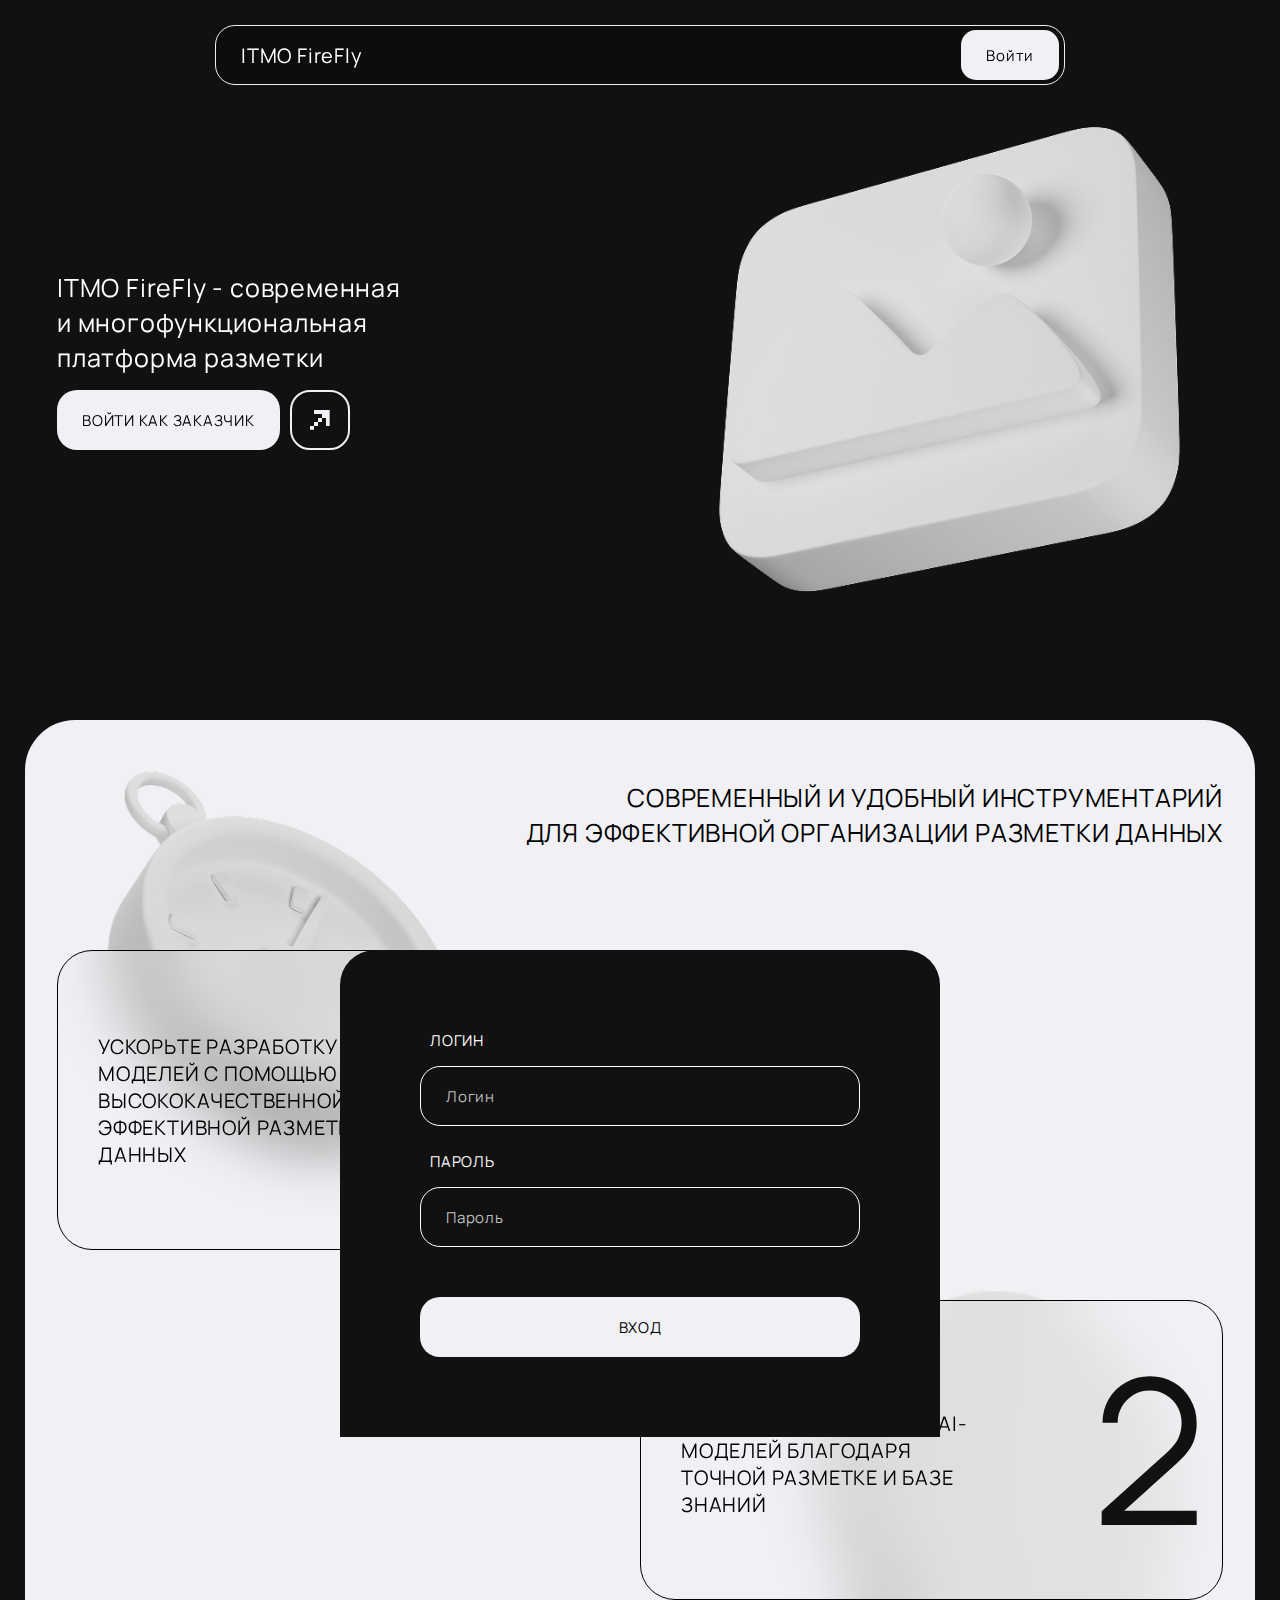
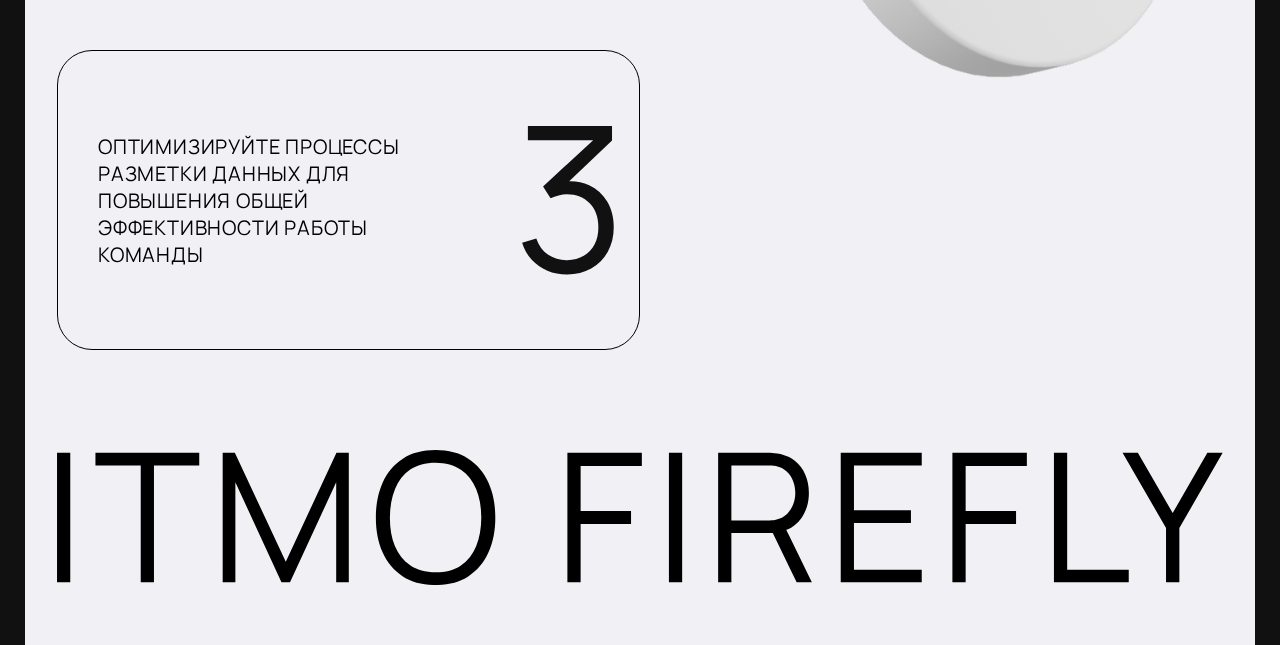
<file: nginx/main.html>
<!DOCTYPE html>
<html lang="en">
<head>
  <meta charset="UTF-8">
  <meta name="viewport" content="width=device-width, initial-scale=1.0">
  <script src="https://code.jquery.com/jquery-3.7.1.min.js"></script>
  <link rel="stylesheet" href="css/style.css">
  <title>ITMO FireFly</title>
</head>
<body>
  <header> <a href="" id="logo-text">ITMO FireFly</a>
    <div class="header-btn-layout">
      <button class="header-btn" onclick="eventModalSign('open')">Войти</button>
    </div>
  </header>
  <main class="default-main">
    <section class="start-section">
      <div class="start-layout">
        <h1>ITMO FireFly - современная
          <br>и многофункциональная
          <br>платформа разметки</h1>
        <button class="start-btn-login" onclick="eventModalSign('open', 'customer')">
          <div class="text-btn">Войти как заказчик</div>
          <div class="icon-btn">
            <svg viewBox="0 0 25 25" xmlns="http://www.w3.org/2000/svg">
              <path d="M14.99 10.01V5.02H5.03V0H24.6V20H19.98V10.01H14.99Z"/>
              <path d="M5.01 19.99C5.01 21.53 5.01 23.06 5.01 24.6H0V19.99H5.01Z"/>
              <path d="M15.01 9.99V15H10V9.99H15.01Z"/>
              <path d="M10.01 14.99V20H5V14.99H10.01Z"/>
            </svg>
          </div>
        </button>
      </div>
      <img src="assets/images/start-bg-image.png" alt="Изображение разметки" id="start-bg-image">
    </section>
    <section class="sheet-section">
      <h2 class="sheet-h"><!--Современный и удобный инструментарий<br>для эффективной организации разметки данных--></h2>
      <div class="advantage-layout">
        <div class="advantage-block">
          <p>Ускорьте разработку AI-моделей с помощью высококачественной и эффективной разметки данных</p>
          <svg viewBox="0 0 64 216" xmlns="http://www.w3.org/2000/svg">
            <path d="M40.7555 216V24.6L0.105469 49.05V24.3L40.7555 -8.58307e-06H63.1055V216H40.7555Z"/>
          </svg>
        </div>
        <div class="advantage-block" style="align-self: end;">
          <p>Повысьте качество данных для обучения AI-моделей благодаря точной разметке и базе знаний</p>
          <svg viewBox="0 0 142 221" fill="none" xmlns="http://www.w3.org/2000/svg">
            <path d="M0.90625 220.85L1.05625 200.75L98.7063 112.55C107.106 104.95 112.656 97.75 115.356 90.95C118.156 84.05 119.556 76.85 119.556 69.35C119.556 60.45 117.456 52.4 113.256 45.2C109.056 38 103.406 32.3 96.3063 28.1C89.2063 23.8 81.2563 21.65 72.4563 21.65C63.2563 21.65 55.0563 23.85 47.8563 28.25C40.6563 32.65 34.9563 38.45 30.7563 45.65C26.6563 52.85 24.6563 60.7 24.7563 69.2H2.25625C2.25625 56.1 5.35625 44.35 11.5563 33.95C17.7563 23.55 26.1563 15.4 36.7563 9.49999C47.3563 3.49999 59.3563 0.499996 72.7563 0.499996C85.8563 0.499996 97.6063 3.59999 108.006 9.79998C118.506 15.9 126.756 24.2 132.756 34.7C138.856 45.1 141.906 56.7 141.906 69.5C141.906 78.5 140.806 86.45 138.606 93.35C136.506 100.15 133.156 106.5 128.556 112.4C124.056 118.2 118.306 124.2 111.306 130.4L24.6063 208.7L21.1563 199.7H141.906V220.85H0.90625Z"/>
          </svg>
        </div>
        <div class="advantage-block">
          <p>Оптимизируйте процессы разметки данных для повышения общей эффективности работы команды</p>
          <svg viewBox="0 0 137 221" fill="none" xmlns="http://www.w3.org/2000/svg">
            <path d="M67.2297 220.35C56.5297 220.35 46.6797 218.45 37.6797 214.65C28.6797 210.85 20.9297 205.45 14.4297 198.45C7.92969 191.35 3.17969 182.9 0.179688 173.1L21.1797 166.8C24.7797 177.5 30.6797 185.6 38.8797 191.1C47.1797 196.6 56.5297 199.25 66.9297 199.05C76.5297 198.85 84.7797 196.7 91.6797 192.6C98.6797 188.5 104.03 182.8 107.73 175.5C111.43 168.2 113.28 159.75 113.28 150.15C113.28 135.45 108.98 123.65 100.38 114.75C91.8797 105.75 80.6297 101.25 66.6297 101.25C62.7297 101.25 58.6297 101.8 54.3297 102.9C50.0297 103.9 46.0297 105.35 42.3297 107.25L31.2297 89.7L115.23 12.15L118.83 21.15H8.72969V-8.58307e-06H133.53V21.45L60.3297 91.35L60.0297 82.65C75.0297 80.75 88.2297 82.45 99.6297 87.75C111.03 93.05 119.93 101.15 126.33 112.05C132.83 122.85 136.08 135.55 136.08 150.15C136.08 163.95 133.08 176.15 127.08 186.75C121.18 197.25 113.03 205.5 102.63 211.5C92.2297 217.4 80.4297 220.35 67.2297 220.35Z"/>
          </svg>
        </div>
      </div>
      <svg viewBox="0 0 1619 188" fill="none" xmlns="http://www.w3.org/2000/svg" id="itmo-firefly">
        <path d="M0 183.75V3.75H18.375V183.75H0Z" fill="black"/>
        <path d="M116.225 183.75V21.375H53.3496V3.75H197.475V21.375H134.6V183.75H116.225Z" fill="black"/>
        <path d="M230.02 183.75V3.75H246.895L317.645 155.125L388.02 3.75H405.145V183.625H387.645V44.75L323.52 183.75H311.645L247.645 44.75V183.75H230.02Z" fill="black"/>
        <path d="M525.6 187.5C507.683 187.5 492.558 183.542 480.225 175.625C467.891 167.625 458.558 156.583 452.225 142.5C445.891 128.417 442.725 112.167 442.725 93.75C442.725 75.3333 445.891 59.0833 452.225 45C458.558 30.9167 467.891 19.9167 480.225 12C492.558 4 507.683 0 525.6 0C543.6 0 558.725 4 570.975 12C583.308 19.9167 592.641 30.9167 598.975 45C605.391 59.0833 608.6 75.3333 608.6 93.75C608.6 112.167 605.391 128.417 598.975 142.5C592.641 156.583 583.308 167.625 570.975 175.625C558.725 183.542 543.6 187.5 525.6 187.5ZM525.6 169.875C539.683 169.875 551.433 166.667 560.85 160.25C570.266 153.833 577.308 144.917 581.975 133.5C586.725 122 589.1 108.75 589.1 93.75C589.1 78.75 586.725 65.5417 581.975 54.125C577.308 42.7083 570.266 33.7917 560.85 27.375C551.433 20.9583 539.683 17.7083 525.6 17.625C511.516 17.625 499.808 20.8333 490.475 27.25C481.141 33.6667 474.1 42.625 469.35 54.125C464.683 65.5417 462.308 78.75 462.225 93.75C462.141 108.75 464.433 121.958 469.1 133.375C473.85 144.708 480.933 153.625 490.35 160.125C499.766 166.542 511.516 169.792 525.6 169.875Z" fill="black"/>
        <path d="M708.682 183.75V3.75H812.057V22.125H727.057V84.625H797.057V102.875H727.057V183.75H708.682Z" fill="black"/>
        <path d="M849.658 183.75V3.75H868.033V183.75H849.658Z" fill="black"/>
        <path d="M918.008 183.75V3.75H987.508C989.258 3.75 991.216 3.83333 993.383 3.99999C995.633 4.08333 997.883 4.33333 1000.13 4.75C1009.55 6.16666 1017.51 9.45833 1024.01 14.625C1030.59 19.7083 1035.55 26.125 1038.88 33.875C1042.3 41.625 1044.01 50.2083 1044.01 59.625C1044.01 73.2083 1040.42 85 1033.26 95C1026.09 105 1015.84 111.292 1002.51 113.875L996.133 115.375H936.383V183.75H918.008ZM1027.01 183.75L991.508 110.5L1009.13 103.75L1048.13 183.75H1027.01ZM936.383 97.875H987.008C988.508 97.875 990.258 97.7917 992.258 97.625C994.258 97.4583 996.216 97.1667 998.133 96.75C1004.3 95.4167 1009.34 92.875 1013.26 89.125C1017.26 85.375 1020.22 80.9167 1022.13 75.75C1024.13 70.5833 1025.13 65.2083 1025.13 59.625C1025.13 54.0417 1024.13 48.6667 1022.13 43.5C1020.22 38.25 1017.26 33.75 1013.26 30C1009.34 26.25 1004.3 23.7083 998.133 22.375C996.216 21.9583 994.258 21.7083 992.258 21.625C990.258 21.4583 988.508 21.375 987.008 21.375H936.383V97.875Z" fill="black"/>
        <path d="M1088.22 183.75V3.75H1200.72V21.375H1106.6V83.625H1185.72V101.25H1106.6V166.125H1200.72V183.75H1088.22Z" fill="black"/>
        <path d="M1243.3 183.75V3.75H1346.68V22.125H1261.68V84.625H1331.68V102.875H1261.68V183.75H1243.3Z" fill="black"/>
        <path d="M1384.28 183.75V3.75H1402.65V166.125H1488.15V183.75H1384.28Z" fill="black"/>
        <path d="M1539.94 183.75V108.375L1479.56 3.75H1500.81L1549.19 87.375L1597.31 3.75H1618.56L1558.44 108.375V183.75H1539.94Z" fill="black"/>
      </svg>
      <img src="assets/images/watch-bg-image.png" alt="Image" class="sheet-bg-images watch">
      <img src="assets/images/circle-bg-image.png" alt="Image" class="sheet-bg-images circle">
    </section>
  </main>
  <div class="modal-bg-blur"></div>
  <form class="modal-sign">
    <svg width="34" height="34" viewBox="0 0 34 34" xmlns="http://www.w3.org/2000/svg" id="close-sign" tabindex="3">
      <rect x="24" width="10" height="10" rx="3"/>
      <rect x="12" y="12" width="10" height="10" rx="3"/>
      <rect width="10" height="10" rx="3"/>
      <rect y="24" width="10" height="10" rx="3"/>
      <rect x="24" y="24" width="10" height="10" rx="3"/>
    </svg>
    <!--<div class="switch-layout">
      <button type="button" class="switch-btn active">Исполнитель</button>
      <button type="button" class="switch-btn">Заказчик</button>
    </div>-->
    <div class="sign-inputs-layout">
      <label for="login-input" class="sign-label">Логин</label>
      <input type="text" placeholder="Логин" class="sign-input" id="login-input" required>
      <label for="password-input" class="sign-label">Пароль</label>
      <input type="password" placeholder="Пароль" class="sign-input" id="password-input" required>
    </div>
    <button type="submit" class="sign-btn">
      <p>Вход</p>
      <span class="loader"></span>
    </button>
  </form>
</body>
<script>
const startSect = $(".start-section");
const modalSign = $(".modal-sign");
const modalBgBlur = $(".modal-bg-blur");
const closeSign = $("#close-sign");
//const switchBtn = $(".switch-btn");
const signForm = $(".modal-sign");
const signBtn = $(".sign-btn");



function eventModalSign(event, type = false){
  if (event == "open"){
    modalBgBlur.addClass("active");
    modalSign.addClass("active");
    if (type == "customer"){

    }
  } else {
    modalBgBlur.removeClass("active");
    modalSign.removeClass("active");
  }
}



$(window).scroll(() => {
  if ($(window).scrollTop() > 150) {
    startSect.addClass("blur");
  } else {
    startSect.removeClass("blur");
  }
})

closeSign.click(() => {
  eventModalSign("close")
})

/*switchBtn.each((index, btn) => {
  $(btn).click(() => {
    switchBtn.removeClass("active");
    $(btn).addClass("active");
  })
})*/

modalSign.submit(() => {
  event.preventDefault();

  signBtn.prop("disabled", true);

  let data = {
    username: $(modalSign.find("input")[0]).val(),
    password: $(modalSign.find("input")[1]).val()
  }

  $.post("/api/users/login", data)
    .done((data) => {
      console.log(data);
    })
    .fail((jqXHR, textStatus) => {
      console.log(jqXHR, textStatus);
    })
    .always(() => {
      signBtn.prop("disabled", false);
    })
})



</script>
</html>
</file>
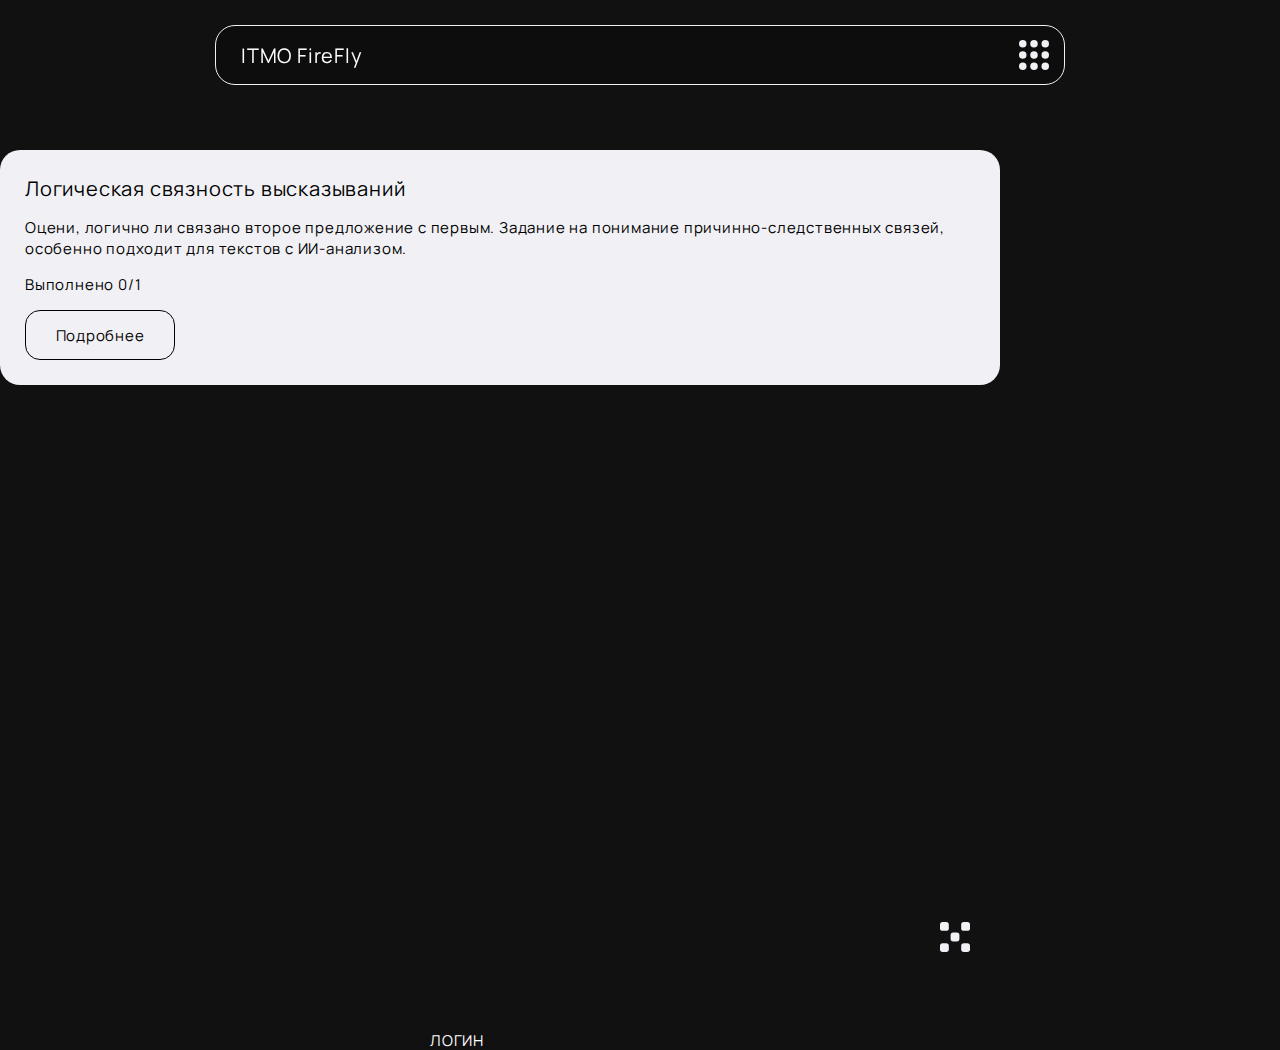
<file: nginx/tasks.html>
<!DOCTYPE html>
<html lang="en">
<head>
  <meta charset="UTF-8">
  <meta name="viewport" content="width=device-width, initial-scale=1.0">
  <script src="https://code.jquery.com/jquery-3.7.1.min.js"></script>
  <link rel="stylesheet" href="css/style.css">
  <link rel="stylesheet" href="css/tasks.css">
  <title>Мои задания</title>
</head>
<body>
  <header class="header-login">
    <a href="/" id="logo-text">ITMO FireFly</a>
    <div class="header-btn-layout">
        <svg viewBox="0 0 30 30" xmlns="http://www.w3.org/2000/svg" id="menu-btn">
          <rect y="22.5" width="7.5" height="7.5" rx="3.75"/>
          <rect x="11.25" y="22.5" width="7.5" height="7.5" rx="3.75" class="menu-btn-rect"/>
          <rect x="22.5" y="22.5" width="7.5" height="7.5" rx="3.75"/>
          <rect x="22.5" y="11.25" width="7.5" height="7.5" rx="3.75" class="menu-btn-rect"/>
          <rect x="22.5" width="7.5" height="7.5" rx="3.75"/>
          <rect x="11.25" width="7.5" height="7.5" rx="3.75" class="menu-btn-rect"/>
          <rect width="7.5" height="7.5" rx="3.75"/>
          <rect y="11.25" width="7.5" height="7.5" rx="3.75" class="menu-btn-rect"/>
          <rect x="11.25" y="11.25" width="7.5" height="7.5" rx="3.75"/>
        </svg>
    </div>
    <div class="modal-menu">
      <a href=""><div class="row-nav">
        <svg viewBox="0 0 30 32" xmlns="http://www.w3.org/2000/svg">
          <path d="M14.9789 31.9935C11.8568 31.9935 8.73388 32.0111 5.61178 31.9882C3.20417 31.9706 1.08409 30.4146 0.328893 28.0893C0.122774 27.454 0.0257765 26.7544 0.0214463 26.083C-0.00540118 21.799 -0.00626722 17.5142 0.0145179 13.2302C0.0231784 11.4054 0.763649 9.90132 2.16231 8.76468C5.22812 6.27376 8.31038 3.80312 11.384 1.32101C13.5404 -0.42007 16.4027 -0.448266 18.5652 1.28489C21.6821 3.78197 24.7947 6.28434 27.8891 8.8105C29.2445 9.91718 29.9685 11.3983 29.9789 13.1703C30.0057 17.5097 30.0083 21.8492 29.9789 26.1887C29.9598 29.0365 28.1472 31.2781 25.4365 31.8763C24.9775 31.9777 24.4942 31.9918 24.0213 31.9926C21.0066 32.0023 17.9928 31.9979 14.9781 31.9979V31.9944L14.9789 31.9935ZM8.79883 29.826V29.2894C8.79883 26.9773 8.79277 24.6644 8.80403 22.3524C8.80663 21.8933 8.8456 21.429 8.92268 20.9761C9.30547 18.7363 11.3554 16.8991 13.5716 16.8119C14.4238 16.7784 15.2777 16.7811 16.1308 16.7952C17.778 16.8216 19.1039 17.5256 20.1181 18.8376C20.8828 19.8271 21.192 20.9769 21.1937 22.2202C21.198 24.5877 21.1946 26.9553 21.1963 29.3229C21.1963 29.4612 21.2093 29.5987 21.2171 29.7458C22.3646 29.7458 23.4749 29.7493 24.5851 29.7423C24.7436 29.7414 24.9047 29.6973 25.0606 29.6577C26.7199 29.2374 27.7817 27.8567 27.7817 26.1094C27.7834 21.8263 27.7886 17.5423 27.7783 13.2592C27.7757 12.1781 27.3322 11.2776 26.5233 10.5842C25.8955 10.0458 25.2399 9.54094 24.5973 9.02196C22.1334 7.03417 19.6721 5.04373 17.2047 3.06122C16.2737 2.31315 15.224 2.0823 14.0713 2.3854C13.4166 2.55722 12.897 2.96782 12.3791 3.38635C9.38515 5.80854 6.37823 8.21398 3.3973 10.6511C2.64297 11.2679 2.22554 12.1394 2.22034 13.1262C2.19782 17.4974 2.20735 21.8695 2.21255 26.2407C2.21428 27.8276 3.31069 29.3484 4.8436 29.6039C6.11928 29.8163 7.43741 29.7599 8.7971 29.8251L8.79883 29.826ZM18.9576 29.7423C18.9576 29.5687 18.9576 29.4286 18.9576 29.2885C18.9576 26.8346 18.9602 24.3798 18.9576 21.9259C18.9576 21.2263 18.7099 20.613 18.2656 20.0897C17.668 19.3848 16.905 19.0261 15.9879 19.0411C15.1045 19.0561 14.2116 19.0041 13.3421 19.1257C12.0387 19.3072 11.0358 20.613 11.0367 21.955C11.0384 24.4089 11.0376 26.8637 11.0393 29.3176C11.0393 29.4559 11.0514 29.5934 11.0592 29.7432H18.9584L18.9576 29.7423Z"/>
        </svg>
        Главная
      </div></a>
      <a href=""><div class="row-nav">
        <svg width="30" height="32" viewBox="0 0 30 32" fill="none" xmlns="http://www.w3.org/2000/svg">
          <path d="M0 24.8922C0 18.9641 0 13.0259 0 7.09778C0.03 6.98782 0.08 6.87785 0.1 6.76789C0.63 3.80881 2.28 1.72946 5.05 0.569822C5.7 0.299906 6.42 0.189941 7.1 0C12.37 0 17.63 0 22.9 0C22.99 0.0299906 23.08 0.0699781 23.18 0.0899719C26.16 0.609809 28.26 2.25929 29.43 5.04842C29.7 5.69822 29.82 6.408 30 7.09778V24.8922C29.97 24.9822 29.93 25.0722 29.91 25.1721C29.49 27.7413 28.17 29.7207 25.88 30.9603C24.97 31.4502 23.9 31.6601 22.9 32H7.1C7.01 31.97 6.92 31.93 6.82 31.91C4.25 31.4902 2.27 30.1706 1.03 27.8813C0.54 26.9616 0.34 25.8919 0 24.8922ZM28 15.995C28 13.3158 28.01 10.6367 28 7.94752C27.98 4.66854 25.32 2.00937 22.05 1.99938C17.37 1.98938 12.69 1.98938 8.01 1.99938C4.67 1.99938 2.01 4.66854 2.01 7.9975C2.01 13.3058 2.01 18.6242 2.01 23.9325C2.01 27.3315 4.66 29.9806 8.06 29.9806C12.67 29.9806 17.29 29.9806 21.9 29.9806C25.37 29.9806 28 27.3415 28 23.8825C28 21.2534 28 18.6242 28 15.985V15.995Z" fill="black"/>
          <path d="M14.99 10.9966C12.69 10.9966 10.39 10.9966 8.1 10.9966C7.56 10.9966 7.16 10.7067 7.03 10.2668C6.91 9.84692 7.1 9.36707 7.49 9.15714C7.66 9.06717 7.87 9.01718 8.06 9.01718C12.69 9.01718 17.32 9.01718 21.95 9.01718C22.56 9.01718 22.99 9.44705 23 9.99688C23 10.5767 22.57 11.0066 21.94 11.0066C19.63 11.0066 17.31 11.0066 15 11.0066L14.99 10.9966Z" fill="black"/>
          <path d="M15 20.9934C17.3 20.9934 19.6 20.9934 21.89 20.9934C22.43 20.9934 22.84 21.2834 22.96 21.7232C23.08 22.1431 22.9 22.6229 22.5 22.8429C22.32 22.9428 22.09 22.9928 21.88 22.9928C17.28 22.9928 12.69 22.9928 8.09 22.9928C7.45 22.9928 7 22.5829 6.99 22.0231C6.99 21.4233 7.43 21.0034 8.1 21.0034C10.4 21.0034 12.7 21.0034 14.99 21.0034L15 20.9934Z" fill="black"/>
          <path d="M13.96 16.9947C12 16.9947 10.03 16.9947 8.07 16.9947C7.56 16.9947 7.21 16.7548 7.04 16.2749C6.9 15.865 7.08 15.3752 7.48 15.1553C7.66 15.0553 7.89 14.9953 8.09 14.9953C12.02 14.9953 15.95 14.9953 19.88 14.9953C20.55 14.9953 21.01 15.4152 21 16.005C21 16.5948 20.54 16.9947 19.86 16.9947C17.9 16.9947 15.93 16.9947 13.97 16.9947H13.96Z" fill="black"/>
        </svg>
        Мои задания
      </div></a>
      <a href=""><div class="row-nav">
        <svg width="30" height="30" viewBox="0 0 30 30" xmlns="http://www.w3.org/2000/svg">
          <path d="M15 0C11.3069 0.00263296 7.74516 1.37078 5 3.84125V1.25C5 0.918479 4.8683 0.600537 4.63388 0.366116C4.39946 0.131696 4.08152 0 3.75 0C3.41848 0 3.10054 0.131696 2.86612 0.366116C2.6317 0.600537 2.5 0.918479 2.5 1.25V5C2.5 5.99456 2.89509 6.94839 3.59835 7.65165C4.30161 8.35491 5.25544 8.75 6.25 8.75H10C10.3315 8.75 10.6495 8.6183 10.8839 8.38388C11.1183 8.14946 11.25 7.83152 11.25 7.5C11.25 7.16848 11.1183 6.85054 10.8839 6.61611C10.6495 6.38169 10.3315 6.25 10 6.25H6.25C6.20785 6.24375 6.1661 6.23499 6.125 6.22375C8.1619 4.17228 10.8477 2.89134 13.7238 2.59958C16.6 2.30782 19.4883 3.02332 21.8957 4.62395C24.303 6.22458 26.0803 8.61111 26.924 11.3762C27.7677 14.1413 27.6256 17.1134 26.522 19.7854C25.4183 22.4574 23.4215 24.6635 20.8724 26.0272C18.3233 27.3909 15.38 27.8276 12.5448 27.2628C9.70954 26.698 7.15823 25.1667 5.32632 22.9302C3.49441 20.6938 2.49546 17.8909 2.5 15C2.5 14.6685 2.3683 14.3505 2.13388 14.1161C1.89946 13.8817 1.58152 13.75 1.25 13.75C0.918479 13.75 0.600537 13.8817 0.366116 14.1161C0.131696 14.3505 0 14.6685 0 15C0 17.9667 0.879734 20.8668 2.52796 23.3335C4.17618 25.8003 6.51886 27.7229 9.25975 28.8582C12.0006 29.9935 15.0166 30.2905 17.9263 29.7118C20.8361 29.133 23.5088 27.7044 25.6066 25.6066C27.7044 23.5088 29.133 20.8361 29.7118 17.9263C30.2905 15.0166 29.9935 12.0006 28.8582 9.25975C27.7229 6.51886 25.8003 4.17618 23.3335 2.52796C20.8668 0.879734 17.9667 0 15 0Z"/>
          <path d="M15 7.5C14.6685 7.5 14.3505 7.63169 14.1161 7.86611C13.8817 8.10053 13.75 8.41848 13.75 8.75V15C13.7501 15.3315 13.8818 15.6494 14.1162 15.8837L17.8662 19.6337C18.102 19.8614 18.4177 19.9874 18.7455 19.9846C19.0732 19.9817 19.3868 19.8503 19.6185 19.6185C19.8503 19.3868 19.9817 19.0732 19.9846 18.7455C19.9874 18.4177 19.8614 18.102 19.6337 17.8662L16.25 14.4825V8.75C16.25 8.41848 16.1183 8.10053 15.8839 7.86611C15.6495 7.63169 15.3315 7.5 15 7.5Z"/>
        </svg>
        История
      </div></a>
    </div>
  </header>
  <div class="modal-bg-blur"></div>
  <form class="modal-sign">
    <svg width="34" height="34" viewBox="0 0 34 34" xmlns="http://www.w3.org/2000/svg" id="close-sign" tabindex="3">
      <rect x="24" width="10" height="10" rx="3"/>
      <rect x="12" y="12" width="10" height="10" rx="3"/>
      <rect width="10" height="10" rx="3"/>
      <rect y="24" width="10" height="10" rx="3"/>
      <rect x="24" y="24" width="10" height="10" rx="3"/>
    </svg>
    <!--<div class="switch-layout">
      <button type="button" class="switch-btn active">Исполнитель</button>
      <button type="button" class="switch-btn">Заказчик</button>
    </div>-->
    <div class="sign-inputs-layout">
      <label for="login-input" class="sign-label">Логин</label>
      <input type="text" placeholder="Логин" class="sign-input" id="login-input" required>
      <label for="password-input" class="sign-label">Пароль</label>
      <input type="password" placeholder="Пароль" class="sign-input" id="password-input" required>
    </div>
    <button type="submit" class="sign-btn">
      <p>Вход</p>
      <span class="loader"></span>
    </button>
  </form>
  <div class="log-modal">
    <div class="log-icon">
      <svg viewBox="0 0 16 10" xmlns="http://www.w3.org/2000/svg" id="log-icon-check">
        <path d="M0.692816 6.73273L3.55469 9.43109C4.35946 10.1896 5.66399 10.1896 6.46877 9.43109L15.3072 1.09767C15.5707 0.840362 15.5632 0.430333 15.2903 0.181826C15.0241 -0.0606087 14.602 -0.0606087 14.3358 0.181826L5.49742 8.51524C5.22915 8.76809 4.79431 8.76809 4.52607 8.51524L1.6642 5.81688C1.39129 5.56838 0.956415 5.57551 0.692849 5.83282C0.435723 6.08382 0.435723 6.48173 0.692816 6.73273Z"/>
      </svg>
      <svg viewBox="0 0 10 12" xmlns="http://www.w3.org/2000/svg" id="log-icon-cross">
        <path d="M5.64597 6.00008L9.88679 0.816656C10.0618 0.603159 10.0298 0.288164 9.81579 0.113166C9.6018 -0.0608313 9.28732 -0.0303317 9.11232 0.184165L5 5.21059L0.887178 0.183665C0.711685 -0.0308317 0.397199 -0.0613313 0.183708 0.112666C-0.0302825 0.288164 -0.0617813 0.602659 0.112711 0.816156L4.35403 6.00008L0.113211 11.1835C-0.0617812 11.397 -0.0297826 11.712 0.184208 11.887C0.277204 11.9625 0.388699 12 0.500195 12C0.645188 12 0.788682 11.9375 0.887678 11.8165L5 6.78957L9.11282 11.816C9.21182 11.937 9.35531 11.9995 9.50031 11.9995C9.6118 11.9995 9.7233 11.9625 9.81629 11.8865C10.0303 11.711 10.0618 11.3965 9.88729 11.183L5.64597 6.00008Z"/>
      </svg>
    </div>
    <p class="log-message">Успешный вход!</p>
  </div>
  <main class="tasks-main">
    <div class="task-layout">
      <h2 class="title-task">Логическая связность высказываний</h2>
      <p class="description-task">Оцени, логично ли связано второе предложение с первым. Задание на понимание причинно-следственных связей, особенно подходит для текстов с ИИ-анализом.</p>
      <div class="subtask-layout">
        <hr>
        <p>Первый факт: "Пользователь забыл сохранить документ перед выключением компьютера."<br>Второй факт: "Файл был автоматически отправлен в облако и восстановился при включении."</p>
        <div class="task-response-layout">
          <div class="radio-layout">
            <input type="radio" value="Логично" disabled>
            <label>Логично</label>
          </div>
          <div class="radio-layout">
            <input type="radio" value="Возможно, логично, но не очевидно" disabled>
            <label>Возможно, логично, но не очевидно</label>
          </div>
          <div class="radio-layout">
            <input type="radio" value="Не логично" disabled>
            <label>Не логично</label>
          </div>
          <div class="radio-layout">
            <input type="radio" value="Свой ответ" disabled>
            <label>Свой ответ</label>
          </div>
        </div>
      </div>
      <p class="status-task">Выполнено 0/1</p>
      <div class="task-event-layout">
        <button class="task-detailed-btn">Подробнее</button>
      </div>
    </div>
  </main>
</body>
<script src="js/header.js"></script>
<script>
  const taskLayout = $(".task-layout");
  const detailedBtn = $(".task-detailed-btn");



  function eventDetailedTask(index){
    if (!$(taskLayout[index]).hasClass("active")){
      $(taskLayout[index]).addClass("active");
      $(detailedBtn[index]).text("Скрыть");
    } else {
      $(taskLayout[index]).removeClass("active");
      $(detailedBtn[index]).text("Подробнее");
    }
  }



  detailedBtn.each((index, btn) => {
    $(btn).click(() => {
      eventDetailedTask(index);
    })
  })
</script>
</html>
</file>
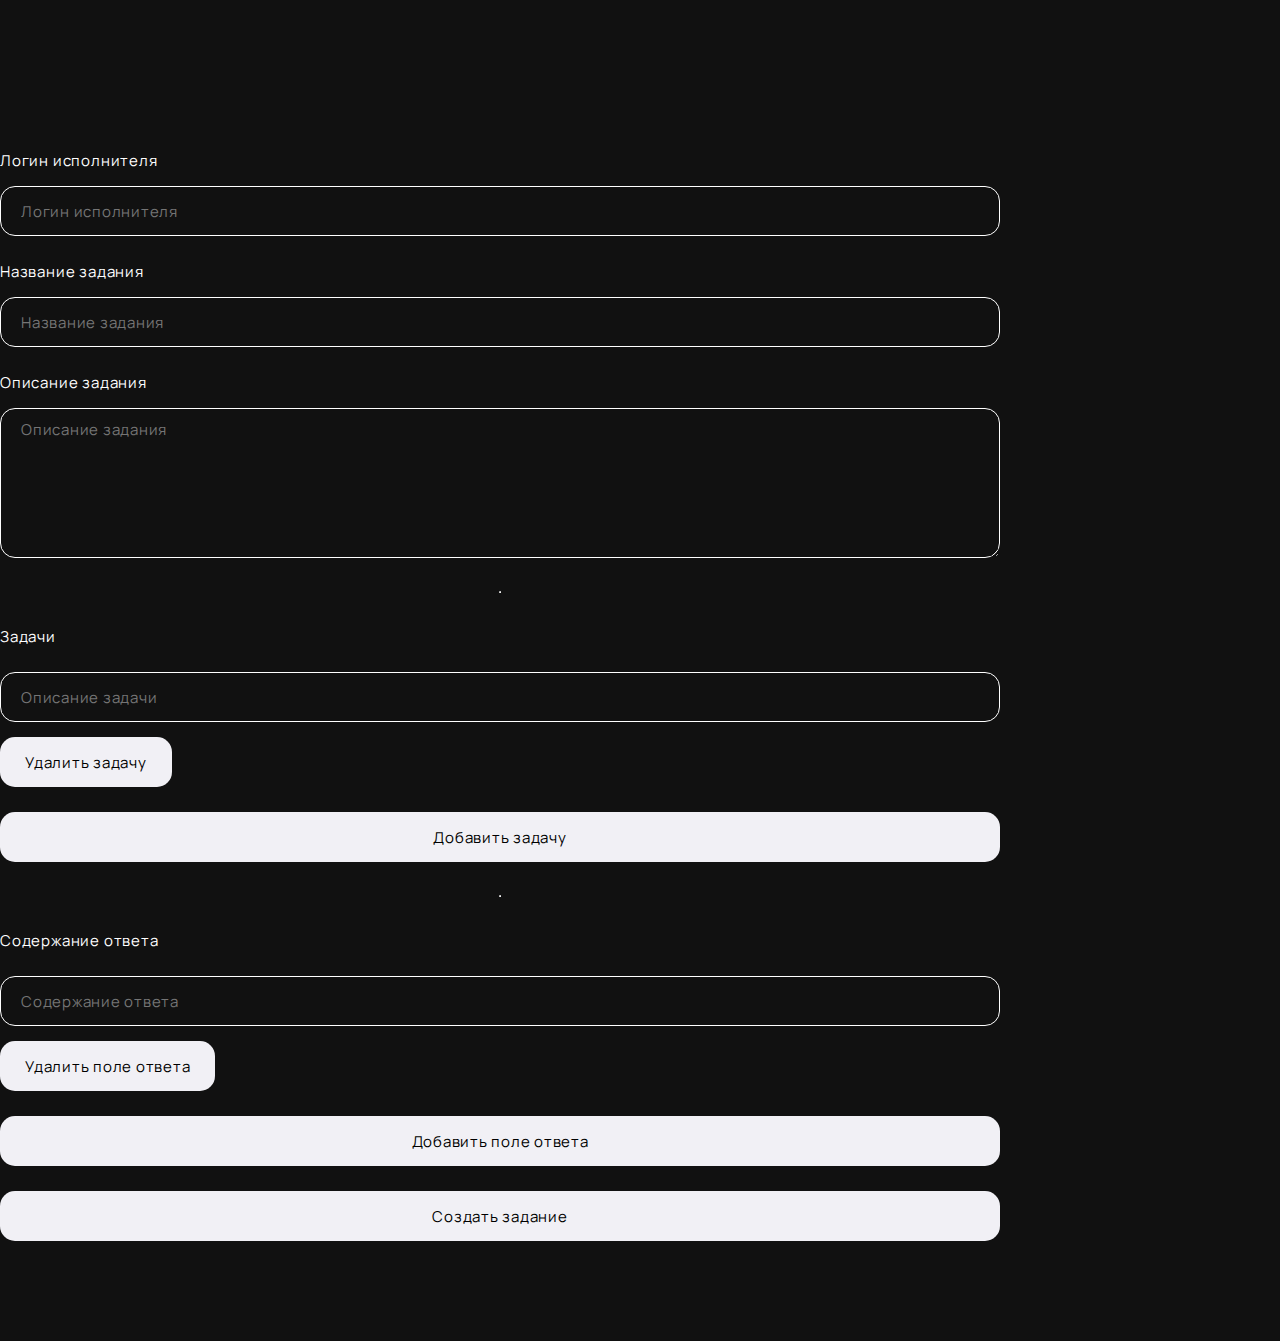
<file: nginx/test.html>
<!DOCTYPE html>
<html lang="en">
<head>
    <meta charset="UTF-8">
    <meta name="viewport" content="width=device-width, initial-scale=1.0">
    <title>Создание задания</title>
    <link rel="stylesheet" href="css/style.css">
    <link rel="stylesheet" href="css/create-task.css">
    <script src="https://ajax.googleapis.com/ajax/libs/jquery/3.7.1/jquery.min.js"></script>
</head>
<body>
  <main class="creating-main">
    <div class="creating-row">
      <p class="creating-title-input">Логин исполнителя</p>
      <input type="text" id="userLogin" placeholder="Логин исполнителя" class="creating-input" required>
    </div>
    <div class="creating-row">
      <p class="creating-title-input">Название задания</p>
      <input type="text" id="taskName" placeholder="Название задания" class="creating-input" required>
    </div>
    <div class="creating-row">
      <p class="creating-title-input">Описание задания</p>
      <textarea id="taskDescription" placeholder="Описание задания" class="creating-input" rows="4" required></textarea>
    </div>

    <hr>

    <div id="subtasksContainer" class="items-layout">
      <p class="creating-title-input">Задачи</p>
      <div class="subtask-item">
        <div class="creating-row">
          <input type="text" class="subtask-description creating-input" placeholder="Описание задачи" required>
        </div>
        <button type="button" class="remove-item-button">Удалить задачу</button>
      </div>
    </div>
    <button type="button" id="addSubtaskButton" class="add-item-btn">Добавить задачу</button>

    <hr>

    <div id="responseFormatContainer" class="items-layout">
      <p class="creating-title-input">Содержание ответа</p>
      <div class="response-format-item">
        <div class="creating-row">
          <input type="text" class="response-content creating-input" placeholder="Содержание ответа" required>
        </div>
        <button type="button" class="remove-item-button" >Удалить поле ответа</button>
      </div>
    </div>
    <button type="button" id="addResponseFormatButton" class="add-item-btn">Добавить поле ответа</button>

    <button type="submit" class="add-item-btn">Создать задание</button>
  </main>

  <script>
    $(document).ready(function() {
      // Добавление подзадачи
      $('#addSubtaskButton').on('click', function() {
        const newItem = `
        <div class="subtask-item">
            <div class="creating-row">
                <input type="text" class="subtask-description creating-input" placeholder="Описание задачи" required>
            </div>
            <button type="button" class="remove-item-button">Удалить задачу</button>
        </div>
        `;
        $('#subtasksContainer').append(newItem);
      });

      // Добавление поля ответа
      $('#addResponseFormatButton').on('click', function() {
        const newItem = `
            <div class="response-format-item">
                <div class="creating-row">
                    <input type="text" class="response-content creating-input" placeholder="Содержание ответа" required>
                </div>
                <button type="button" class="remove-item-button">Удалить поле ответа</button>
            </div>
        `;
        $('#responseFormatContainer').append(newItem);
      });

      // Удаление элемента (подзадача или поле ответа)
      // Используем делегирование событий, так как элементы добавляются динамически
      $(document).on('click', '.remove-item-button', function() {
        $(this).closest('.subtask-item, .response-format-item').remove();
      });

      // Логика для сбора данных из формы и формирования JSON
      $('button[type="submit"]').on('click', function(e) {
        e.preventDefault(); // Предотвращаем стандартную отправку формы

        const task = {
          userLogin: $('#userLogin').val(),
          name: $('#taskName').val(),
          description: $('#taskDescription').val(),
          subtasks: [],
          responseFormat: []
        };

        // Сбор подзадач
        $('.subtask-item').each(function() {
          task.subtasks.push({
            description: $(this).find('.subtask-description').val()
          });
        });

        // Сбор формата ответа
        $('.response-format-item').each(function() {
          task.responseFormat.push({
            content: $(this).find('.response-content').val()
          });
        });

        const finalJson = { task: task };
        
        
      });
    });
  </script>
</body>
</html>
</file>
<file: nginx/css/style.css>
@import url('https://fonts.googleapis.com/css2?family=Manrope:wght@200..800&display=swap');



body{
    min-height: 100vh;
    padding: 0;
    margin: 0;
    align-items: center;
    background-color: #111111;
    font-family: "Manrope", sans-serif;
    letter-spacing: 0.05em;
}
header{
    width: 850px;
    height: 60px;
    box-sizing: border-box;
    padding: 0 5px 0 25px;
    position: fixed;
    top: 25px;
    left: 50%;
    transform: translateX(-50%);
    display: flex;
    align-items: center;
    justify-content: space-between;
    border: 0.5px #F1F0F5 solid;
    border-radius: 20px;
    background-color: rgba(0, 0, 0, 0.2);
    backdrop-filter: blur(30px);
    z-index: 10;
}
@media (max-width: 1000px) {
    header{
        width: 91vw;
    }
}



h1, h2, h3, h4, p{
    margin: 0;
    padding: 0;
    font-weight: normal;
}
a{
    text-decoration: none;
}
button{
    padding: 0;
    margin: 0;
}



.header-login{
    padding-right: 15px;
}
.default-main{
    width: 100%;
    height: auto;
    box-sizing: border-box;
    padding: 0 25px;
    display: flex;
    flex-direction: column;
    align-items: center;
}
.start-section{
    width: 100%;
    height: 80vh;
    box-sizing: border-box;
    padding: 0 2.5vw;
    position: sticky;
    top: 0;
    display: flex;
    align-items: center;
    justify-content: space-between;
    transition: all .5s;
    z-index: 0;
}
.start-section.blur{
    filter: blur(10px);
}
.sheet-section{
    width: 100%;
    height: auto;
    box-sizing: border-box;
    padding: 60px 2.5vw;
    position: relative;
    display: flex;
    flex-direction: column;
    gap: 100px;
    border-radius: 50px 50px 0 0;
    background-color: #F1F0F5;
    z-index: 1;
}
@media (max-width: 1000px) {
    .default-main{
        padding: 0 2vw;
    }
    .sheet-section{
        gap: 50px;
    }
    .start-section{
        height: 70vh;
    }
}
@media (max-width: 500px) {
    .sheet-section{
        padding: 30px 2.5vw;
    }
}



.header-btn-layout{
    width: auto;
    height: 100%;
    display: flex;
    justify-content: end;
    align-items: center;
}
.start-layout{
    width: auto;
    height: auto;
    display: flex;
    flex-direction: column;
    gap: 15px;
    h1{
        font-size: 25px;
        color: white;
        user-select: none;
    }
}
.advantage-layout{
    width: 100%;
    height: auto;
    display: flex;  
    gap: 50px;
}
.advantage-block{
    width: 100%;
    height: 300px;
    box-sizing: border-box;
    padding-left: 40px;
    padding-right: 25px;
    display: flex;
    justify-content: space-between;
    align-items: center;
    border: 1px black solid;
    border-radius: 35px;
    background-color: rgba(241, 240, 245, 0.01);
    backdrop-filter: blur(30px);
    p{
        width: 60%;
        min-width: 250px;
        font-size: 20px;
        color: black;
        text-transform: uppercase;
    }
    svg{
        height: 50%;
        width: auto;
        fill: #111111;
    }
}
.modal-bg-blur{
    width: 100%;
    height: 100%;
    position: fixed;
    top: 0;
    left: 0;
    display: none;
    background-color: rgba(0, 0, 0, 0.3);
    backdrop-filter: blur(5px);
    z-index: 15;
}
.modal-bg-blur.active{
    display: block;
}
.modal-sign{
    width: 600px;
    height: auto;
    box-sizing: border-box;
    padding: 80px;
    position: fixed;
    bottom: 0;
    left: 50%;
    transform: translate(-50%, calc(100% + 50px));
    display: flex;
    flex-direction: column;
    align-items: center;
    gap: 50px;
    border-radius: 35px 35px 0 0;
    background-color: #111111;
    transition: all .2s;
    z-index: 20;
}
.modal-sign.active{
    transform: translate(-50%, 0);
}
.switch-layout{
    width: 100%;
    height: 50px;
    display: flex;
    gap: 25px;
}
.sign-inputs-layout{
    width: 100%;
    height: fit-content;
    display: flex;
    flex-direction: column;
    gap: 25px;
}
.log-modal{
    width: 600px;
    height: 50px;
    box-sizing: border-box;
    padding: 0 25px 0 5px;
    position: fixed;
    top: 25px;
    left: 50%;
    transform: translate(-50%, calc(-100% - 50px));
    display: flex;
    align-items: center;
    gap: 15px;
    border-radius: 25px;
    background-color: #F1F0F5;
    z-index: 15;
    transition: all .2s;
    .log-icon{
        width: 40px;
        aspect-ratio: 1/1;
        box-sizing: border-box;
        display: flex;
        justify-content: center;
        align-items: center;
        border-radius: 50%;
        background-color: #111111;
        svg{
            display: none;
            fill: #F1F0F5;
        }
        #log-icon-check{
            width: 20px;
            height: 20px;
        }
        #log-icon-cross{
            width: 15px;
            height: 15px;
        }
    }
    .log-message{
        font-size: 15px;
        color: black;
    }
}
.log-modal.active{
    transform: translate(-50%, 0);
}
.log-modal.check{
    #log-icon-check{
        display: block;
    }
    #log-icon-cross{
        display: none;
    }
}
.log-modal.cross{
    #log-icon-cross{
        display: block;
    }
    #log-icon-check{
        display: none;
    }
}
.modal-menu{
    width: 400px;
    height: auto;
    box-sizing: border-box;
    padding: 25px;
    position: absolute;
    top: 85px;
    right: 0;
    transform: translateY(calc(-100% - 150px));
    display: flex;
    flex-direction: column;
    align-items: center;
    border-radius: 20px;
    background-color: #F1F0F5;
    transition: all .2s;
    a{
        width: 100%;
    }
    .row-nav{
        width: 100%;
        height: 60px;
        box-sizing: border-box;
        padding: 0 0 0 15px;
        display: flex;
        align-items: center;
        gap: 20px;
        border-radius: 20px;
        cursor: pointer;
        transition: all .2s;
        font-size: 18px;
        color: black;
        user-select: none;
        svg{
            width: 25px;
            fill: black;
        }
    }
    .row-nav:hover{
        outline: 1px black solid;
    }
}
.modal-menu.active{
    transform: translateY(0);
}
@media (max-width: 1500px) {
    .advantage-layout{
        flex-direction: column;
    }
    .advantage-block{
        width: 50%;
    }
}
@media (max-width: 1000px) {
    .advantage-block{
        width: 100%;
        height: 200px;
    }
}
@media (max-width: 700px) {
    .modal-sign{
        width: 91vw;
    }
    .log-modal{
        width: 95vw;
    }
}
@media (max-width: 700px) {
    .modal-sign{
        padding: 40px;
    }
}
@media (max-width: 500px) {
    .advantage-block{
        height: 150px;
        padding-left: 20px;
        p{
            font-size: 12px;
        }
    }
    .modal-sign{
        width: 95vw;
        padding: 20px 10px 20px 10px;
    }
    .modal-menu{
        width: 91vw;
        left: 0;
        right: 0;
    }
}
@media (max-width: 400px) {
    .advantage-block{
        svg{
            display: none;
        }
    }
}



.header-btn{
    width: auto;
    height: 50px;
    padding: 0 25px;
    display: flex;
    justify-content: center;
    align-items: center;
    border: none;
    border-radius: 15px;
    background-color: #F1F0F5;
    font-size: 15px;
    font-family: "Manrope", sans-serif;
    letter-spacing: 0.05em;
    color: black;
    cursor: pointer;
    transition: all .2s;
}
.header-btn:hover{
    border-radius: 25px;
    background-color: white;
}
.start-btn-login{
    width: fit-content;
    height: 60px;
    display: flex;
    gap: 10px;
    border: none;
    background-color: rgba(0, 0, 0, 0);
    font-size: 15px;
    font-family: "Manrope", sans-serif;
    letter-spacing: 0.05em;
    cursor: pointer;
    .text-btn, .icon-btn{
        transition: all .2s;
    }
    .text-btn{
        width: auto;
        height: 100%;
        padding: 0 25px;
        display: flex;
        justify-content: center;
        align-items: center;
        border-radius: 20px;
        background-color: #F1F0F5;
        color: black;
        text-transform: uppercase;
    }
    .icon-btn{
        height: 100%;
        aspect-ratio: 1/1;
        box-sizing: border-box;
        display: flex;
        justify-content: center;
        align-items: center;
        border: 2px #F1F0F5 solid;
        border-radius: 20px;
        svg{
            width: 20px;
            fill: #F1F0F5;
        }
    }
}
.start-btn-login:focus{
    outline: none;
    .text-btn{
        background-color: white;
    }
    .icon-btn{
        border-radius: 30px;
    }
}
.start-btn-login:hover{
    .text-btn{
        background-color: white;
    }
    .icon-btn{
        border-radius: 30px;
    }
}
.switch-btn{
    width: 100%;
    height: 100%;
    box-sizing: border-box;
    display: flex;
    justify-content: center;
    align-items: center;
    border: 1px white dashed;
    border-radius: 15px;
    background-color: rgba(0, 0, 0, 0);
    cursor: pointer;
    transition: all .2s;
    font-size: 15px;
    font-family: "Manrope", sans-serif;
    letter-spacing: 0.05em;
    color: white;
    text-transform: uppercase;
}
.switch-btn.active{
    border-style: solid;
    outline: 2px white solid;
}
.sign-btn{
    width: 100%;
    height: 60px;
    display: flex;
    justify-content: center;
    align-items: center;
    border: none;
    border-radius: 20px;
    background-color: #F1F0F5;
    font-size: 15px;
    font-family: "Manrope", sans-serif;
    letter-spacing: 0.05em;
    color: black;
    text-transform: uppercase;
    transition: all .2s;
    cursor: pointer;
    .loader {
        display: none;
        transform: rotateZ(45deg);
        perspective: 1000px;
        border-radius: 50%;
        width: 48px;
        height: 48px;
        color: black;
    }
    .loader:before,
    .loader:after {
        content: '';
        display: block;
        position: absolute;
        top: 0;
        left: 0;
        width: inherit;
        height: inherit;
        border-radius: 50%;
        transform: rotateX(70deg);
        animation: 1s spin linear infinite;
    }
    .loader:after {
        color: black;
        transform: rotateY(70deg);
        animation-delay: .4s;
    }
}
.sign-btn:hover{
    border-radius: 30px;
}
.sign-btn:disabled{
    p{
        display: none;
    }
    .loader{
        display: block;
    }
}
#menu-btn{
    width: 30px;
    height: 30px;
    fill: #F1F0F5;
    cursor: pointer;
    transition: all .2s;
}
#menu-btn:hover{
    rotate: 90deg;
}



.sign-input{
    width: 100%;
    height: 60px;
    box-sizing: border-box;
    padding-left: 25px;
    border: 1px white solid;
    border-radius: 20px;
    background-color: rgba(0, 0, 0, 0);
    font-size: 15px;
    font-family: "Manrope", sans-serif;
    letter-spacing: 0.05em;
    color: white;
}
.sign-input::placeholder{
    font-size: 15px;
    font-family: "Manrope", sans-serif;
    letter-spacing: 0.05em;
    color: #BEBEBE;
}
.sign-input:focus{
    outline: 2px white solid;
}



#logo-text{
    font-size: 20px;
    color: white;
    transition: all .2s;
}
#logo-text:hover{
    
}
.sheet-h{
    font-size: 25px;
    color: black;
    text-align: right;
    text-transform: uppercase;
}
.sheet-h::before{
    content: "Современный и удобный инструментарий\Aдля эффективной организации разметки данных";
    white-space: pre-line;
}
.sign-label{
    margin: 0 0 -10px 10px;
    font-size: 15px;
    color: white;
    text-transform: uppercase;
}
@media (max-width: 1000px) {
    .sheet-h{
        text-align: center;
    }
}
@media (max-width: 500px) {
    .sheet-h{
        font-size: 18px;
    }
    .sheet-h::before{
        content: "Современный и удобный инструментарий для эффективной организации разметки данных";
    }
}



#start-bg-image{
    height: 75%;
    width: auto;
}
.sheet-bg-images{
    width: 500px;
    height: auto;
    position: absolute;
    z-index: -1;
}
.sheet-bg-images.watch{
    top: 0;
    left: 0;
}
.sheet-bg-images.circle{
    top: 50%;
    right: 0;
    transform: translateY(-50%);
}
#itmo-firefly{
    width: 100%;
    fill: #111111;
}
#close-sign{
    width: 30px;
    position: fixed;
    top: -30px;
    right: -30px;
    fill: #F1F0F5;
    cursor: pointer;
    transition: all .2s;
}
#close-sign:hover{
    rotate: 90deg;
    fill: white;
}
#close-sign:focus{
    outline: none;
    rotate: 90deg;
    fill: white;
}
@media (max-width: 1200px) {
    #start-bg-image{
        height: 60%;
    }
}
@media (max-width: 1000px) {
    #start-bg-image{
        display: none;
    }
    .sheet-bg-images{
        width: 300px;
    }
    .sheet-bg-images.watch{
        top: 80px;
    }
}
@media (max-width: 700px) {
    #close-sign{
        top: -50px;
        right: 0;
    }
}
@media (max-width: 500px) {
    .sheet-bg-images.watch{
        top: 110px;
    }
    .sheet-bg-images.circle{
        transform: none;
    }
    #itmo-firefly{
        width: 90%;
        align-self: center;
    }
}



.menu-btn-rect.active{
    display: none;
}



@keyframes rotate {
    0% {
        transform: translate(-50%, -50%) rotateZ(0deg);
    }
    100% {
        transform: translate(-50%, -50%) rotateZ(360deg);
    }
    }

    @keyframes rotateccw {
    0% {
        transform: translate(-50%, -50%) rotate(0deg);
    }
    100% {
        transform: translate(-50%, -50%) rotate(-360deg);
    }
}
@keyframes spin {
    0%,
    100% {
        box-shadow: .2em 0px 0 0px currentcolor;
    }
    12% {
        box-shadow: .2em .2em 0 0 currentcolor;
    }
    25% {
        box-shadow: 0 .2em 0 0px currentcolor;
    }
    37% {
        box-shadow: -.2em .2em 0 0 currentcolor;
    }
    50% {
        box-shadow: -.2em 0 0 0 currentcolor;
    }
    62% {
        box-shadow: -.2em -.2em 0 0 currentcolor;
    }
    75% {
        box-shadow: 0px -.2em 0 0 currentcolor;
    }
    87% {
        box-shadow: .2em -.2em 0 0 currentcolor;
    }
}
</file>
<file: nginx/css/tasks.css>
body{
    padding-top: 150px;
}



.tasks-main{
    width: 1000px;
    height: 200px;
    box-sizing: border-box;
    display: flex;
    flex-direction: column;
    gap: 50px;
}



.task-layout{
    width: 100%;
    height: auto;
    box-sizing: border-box;
    padding: 25px;
    display: flex;
    flex-direction: column;
    gap: 15px;
    border-radius: 20px;
    background-color: #F1F0F5;
}
.task-layout.active{
    .subtask-layout{
        display: flex;
    }
}
.task-event-layout{
    width: 100%;
    height: 50px;
    display: flex;
    align-items: center;
    gap: 15px;
    button{
        width: 150px;
        height: 100%;
        box-sizing: border-box;
        display: flex;
        justify-content: center;
        align-items: center;
        border: 1px black solid;
        border-radius: 15px;
        background-color: rgba(0, 0, 0, 0);
        cursor: pointer;
        transition: all .2s;
        font-size: 15px;
        font-family: "Manrope", sans-serif;
        letter-spacing: 0.05em;
        color: black;
    }
    button:hover{
        border-radius: 25px;
        background-color: black;
        color: #F1F0F5;
    }
    .task-save-btn{
        display: none;
        .loader{
            display: none;
        }
    }
    .task-save-btn.active{
        display: flex;
    }
    .task-save-btn.disabled{
        p{
            display: none;
        }
        .loader{
            display: block;
        }
    }
}
.subtask-layout{
    width: 100%;
    height: auto;
    box-sizing: border-box;
    display: none;
    flex-direction: column;
    gap: 15px;
    hr{
        width: 100%;
        height: 0.5px;
        border: none;
        background-color: black;
    }
    p{
        font-size: 15px;
    }
}
.task-response-layout{
    width: 100%;
    height: auto;
    box-sizing: border-box;
    padding: 0 0 0 5px;
    display: flex;
    flex-direction: column;
    align-items: start;
    gap: 10px;
}
.radio-layout{
    width: 100%;
    height: auto;
    display: flex;
    align-items: center;
    gap: 15px;
    label{
        font-size: 15px;
    }
    input[type="radio"]{
        transform: scale(1.3);
    }
}



.title-task{
    width: 100%;
    font-size: 20px;
    color: black;
}
.description-task{
    width: 100%;
    font-size: 15px;
}
.status-task{
    width: 100%;
    font-size: 15px;
}



.res-input{
    height: 40px;
    width: 300px;
    box-sizing: border-box;
    padding: 0 15px;
    border: 1px black solid;
    border-radius: 15px;
    background-color: transparent;
    font-size: 15px;
    font-family: 'Manrope';
    letter-spacing: 0.05em;
}
.res-input:focus{
    outline: 2px black solid;
}
</file>
<file: nginx/css/create-task.css>
body{
    padding-top: 150px;
}



.creating-main{
    width: 91vw;
    max-width: 1000px;
    height: fit-content;
    box-sizing: border-box;
    padding-bottom: 100px;
    display: flex;
    flex-direction: column;
    gap: 25px;
}



.creating-row{
    width: 100%;
    height: auto;
    display: flex;
    flex-direction: column;
    gap: 15px;
}
.subtask-item, .response-format-item{
    width: 100%;
    height: auto;
    box-sizing: border-box;
    display: flex;
    flex-direction: column;
    gap: 15px;
}



.creating-title-input{
    font-size: 15px;
    color: white;
}



.remove-item-button{
    width: fit-content;
    height: 50px;
    box-sizing: border-box;
    padding: 0 25px;
    border: none;
    border-radius: 15px;
    background-color: #F1F0F5;
    cursor: pointer;
    font-size: 15px;
    font-family: 'Manrope';
    letter-spacing: 0.05em;
    color: black;
}
.add-item-btn{
    width: 100%;
    height: 50px;
    box-sizing: border-box;
    padding: 0 25px;
    border: none;
    border-radius: 15px;
    background-color: #F1F0F5;
    cursor: pointer;
    font-size: 15px;
    font-family: 'Manrope';
    letter-spacing: 0.05em;
    color: black;
}
.items-layout{
    width: 100%;
    height: fit-content;
    box-sizing: border-box;
    display: flex;
    flex-direction: column;
    gap: 25px;
}
#taskDescription{
    height: 150px;
    box-sizing: border-box;
    padding-top: 10px;
}



.creating-input{
    width: 100%;
    height: 50px;
    box-sizing: border-box;
    padding: 0 20px;
    border: 1px white solid;
    border-radius: 15px;
    background-color: transparent;
    font-size: 15px;
    font-family: 'Manrope';
    letter-spacing: 0.05em;
    color: white;
}
</file>
